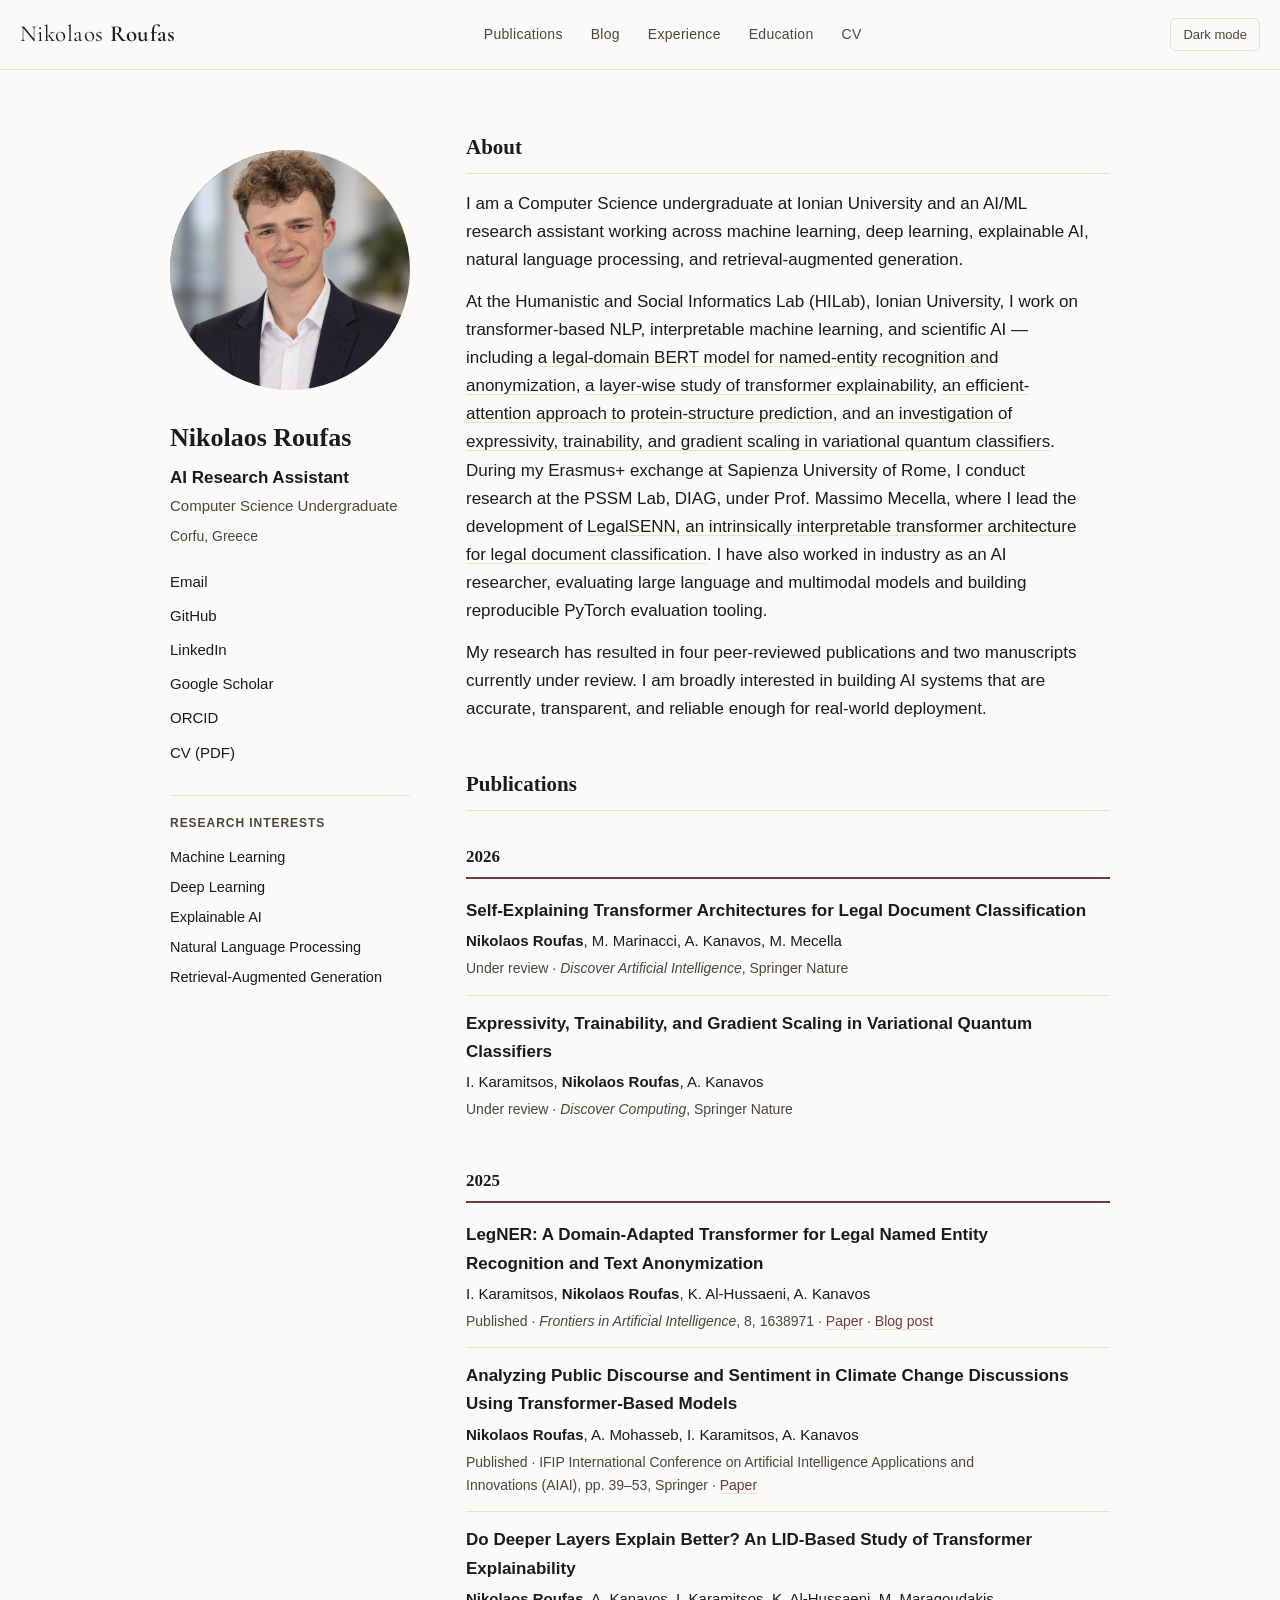
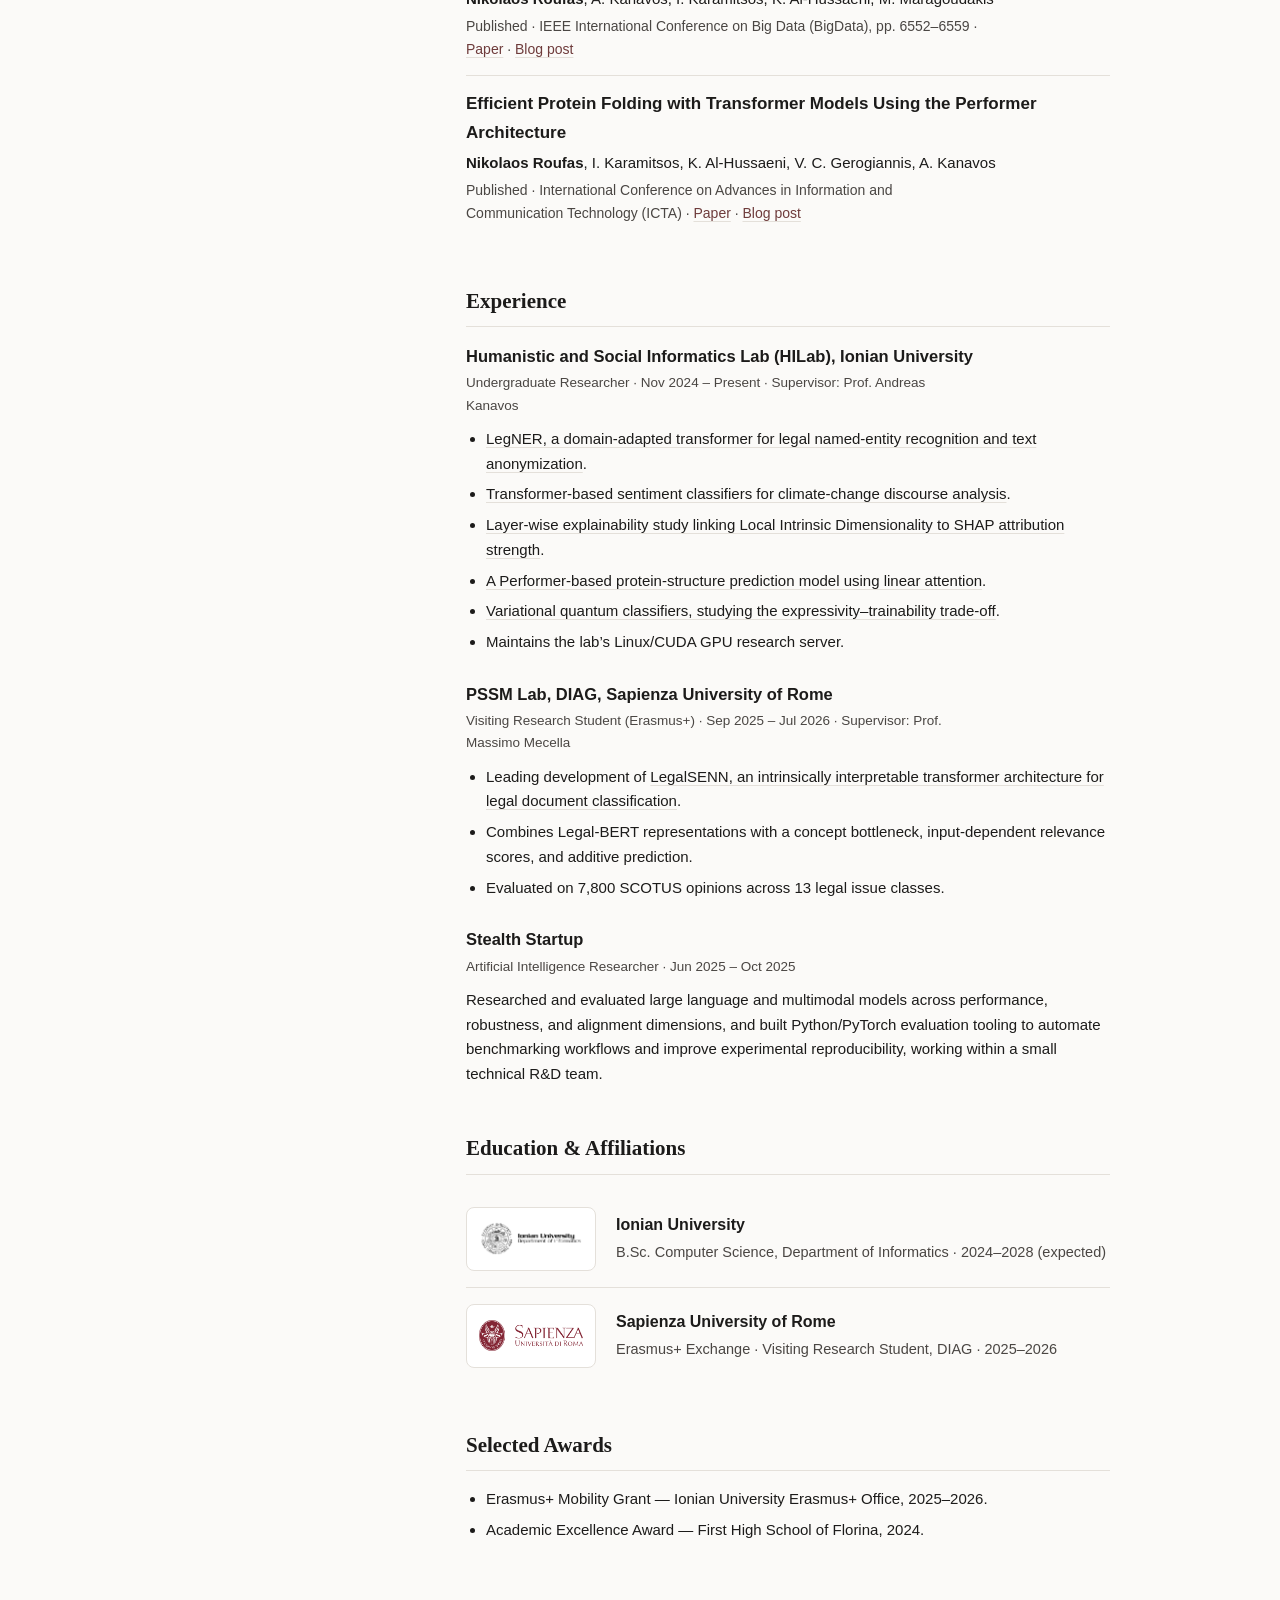
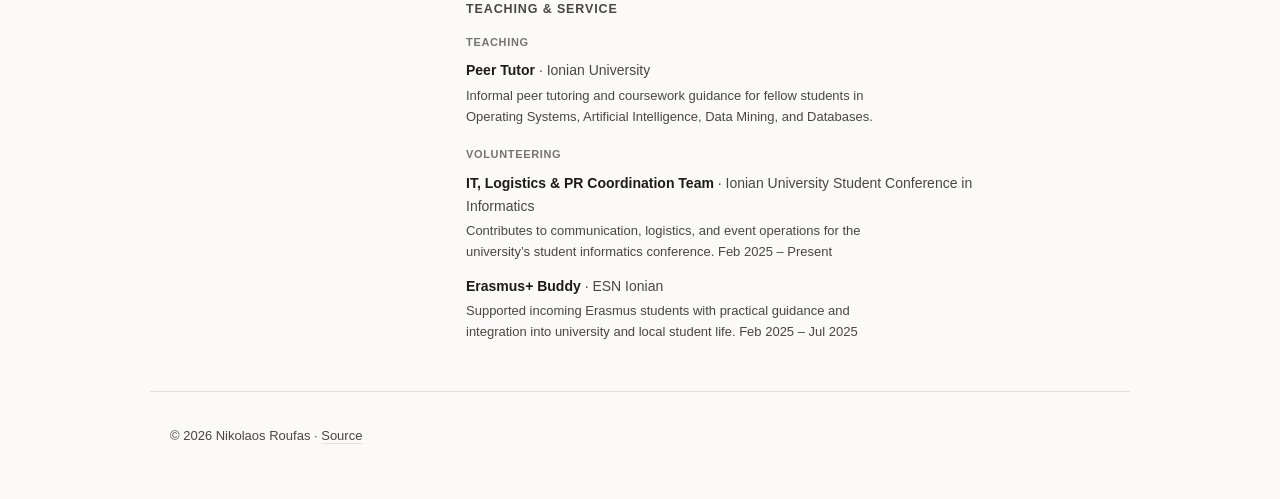
<file: index.html>
<!DOCTYPE html>
<html lang="en">
<head>
<meta charset="UTF-8">
<meta name="viewport" content="width=device-width, initial-scale=1">
<script>
  try {
    var t = localStorage.getItem('theme');
    if (t === 'light' || t === 'dark') document.documentElement.setAttribute('data-theme', t);
  } catch (e) {}
</script>

<title>Nikolaos Roufas | AI Research Assistant</title>
<meta name="description" content="Nikolaos Roufas is an AI researcher and Computer Science student working on machine learning, explainable AI, natural language processing, and interpretable neural architectures.">
<meta name="author" content="Nikolaos Roufas">
<meta name="robots" content="index, follow">
<link rel="canonical" href="https://nikolaosroufas.me">

<meta property="og:type" content="website">
<meta property="og:title" content="Nikolaos Roufas | AI Research Assistant">
<meta property="og:description" content="AI researcher and Computer Science student working on machine learning, explainable AI, NLP, and interpretable neural architectures.">
<meta property="og:url" content="https://nikolaosroufas.me">
<meta property="og:site_name" content="Nikolaos Roufas">
<meta property="og:image" content="https://nikolaosroufas.me/assets/images/profile.jpg">
<meta property="og:image:width" content="480">
<meta property="og:image:height" content="480">
<meta property="og:image:alt" content="Nikolaos Roufas">
<meta property="og:locale" content="en_US">

<meta name="twitter:card" content="summary">
<meta name="twitter:title" content="Nikolaos Roufas | AI Research Assistant">
<meta name="twitter:description" content="AI researcher and Computer Science student working on machine learning, explainable AI, NLP, and interpretable neural architectures.">
<meta name="twitter:image" content="https://nikolaosroufas.me/assets/images/profile.jpg">
<meta name="twitter:image:alt" content="Nikolaos Roufas">

<link rel="icon" type="image/x-icon" href="favicon.ico">
<link rel="preconnect" href="https://fonts.googleapis.com">
<link rel="preconnect" href="https://fonts.gstatic.com" crossorigin>
<link rel="stylesheet" href="https://fonts.googleapis.com/css2?family=Cormorant+Garamond:wght@400;600&amp;display=swap&amp;text=Nikolaos%20Roufas">
<link rel="stylesheet" href="assets/css/styles.css">
<link rel="stylesheet" href="assets/css/wordmark.css">

<script type="application/ld+json">
{
  "@context": "https://schema.org",
  "@graph": [
    {
      "@type": "Person",
      "@id": "https://nikolaosroufas.me/#person",
      "name": "Nikolaos Roufas",
      "givenName": "Nikolaos",
      "familyName": "Roufas",
      "url": "https://nikolaosroufas.me",
      "mainEntityOfPage": { "@id": "https://nikolaosroufas.me/#webpage" },
      "image": {
        "@type": "ImageObject",
        "url": "https://nikolaosroufas.me/assets/images/profile.jpg",
        "width": 480,
        "height": 480
      },
      "description": "AI researcher and Computer Science undergraduate at Ionian University, with research experience at Sapienza University of Rome, working on machine learning, explainable AI, and natural language processing.",
      "email": "nikolaosroufas@gmail.com",
      "jobTitle": "AI Research Assistant",
      "address": {
        "@type": "PostalAddress",
        "addressLocality": "Corfu",
        "addressCountry": "GR"
      },
      "affiliation": [
        { "@type": "CollegeOrUniversity", "name": "Ionian University", "url": "https://ionio.gr" },
        { "@type": "CollegeOrUniversity", "name": "Sapienza University of Rome", "url": "https://www.uniroma1.it" }
      ],
      "knowsAbout": [
        "Machine Learning",
        "Deep Learning",
        "Explainable AI",
        "Natural Language Processing",
        "Retrieval-Augmented Generation"
      ],
      "knowsLanguage": ["Greek", "English", "French", "Portuguese"],
      "identifier": {
        "@type": "PropertyValue",
        "propertyID": "ORCID",
        "value": "https://orcid.org/0009-0005-6139-743X"
      },
      "sameAs": [
        "https://github.com/NikolasRoufas",
        "https://gr.linkedin.com/in/nikolaosroufas",
        "https://scholar.google.com/citations?user=7fCD268AAAAJ&hl=en&oi=ao",
        "https://orcid.org/0009-0005-6139-743X"
      ]
    },
    {
      "@type": "WebSite",
      "@id": "https://nikolaosroufas.me/#website",
      "url": "https://nikolaosroufas.me",
      "name": "Nikolaos Roufas",
      "description": "Personal academic website of Nikolaos Roufas, AI researcher and Computer Science student.",
      "publisher": { "@id": "https://nikolaosroufas.me/#person" },
      "inLanguage": "en"
    },
    {
      "@type": "WebPage",
      "@id": "https://nikolaosroufas.me/#webpage",
      "url": "https://nikolaosroufas.me",
      "name": "Nikolaos Roufas | AI Research Assistant",
      "description": "Nikolaos Roufas is an AI researcher and Computer Science student working on machine learning, explainable AI, natural language processing, and interpretable neural architectures.",
      "isPartOf": { "@id": "https://nikolaosroufas.me/#website" },
      "about": { "@id": "https://nikolaosroufas.me/#person" },
      "mainEntity": { "@id": "https://nikolaosroufas.me/#person" },
      "primaryImageOfPage": {
        "@type": "ImageObject",
        "url": "https://nikolaosroufas.me/assets/images/profile.jpg",
        "width": 480,
        "height": 480
      },
      "inLanguage": "en"
    },
    {
      "@type": "ScholarlyArticle",
      "@id": "https://nikolaosroufas.me/#pub-legalsenn",
      "name": "Self-Explaining Transformer Architectures for Legal Document Classification",
      "headline": "Self-Explaining Transformer Architectures for Legal Document Classification",
      "author": [
        { "@id": "https://nikolaosroufas.me/#person" },
        { "@type": "Person", "name": "M. Marinacci" },
        { "@type": "Person", "name": "A. Kanavos" },
        { "@type": "Person", "name": "M. Mecella" }
      ],
      "isPartOf": { "@type": "Periodical", "name": "Discover Artificial Intelligence" },
      "publisher": { "@type": "Organization", "name": "Springer Nature" },
      "creativeWorkStatus": "Under review",
      "mainEntityOfPage": { "@id": "https://nikolaosroufas.me/#webpage" }
    },
    {
      "@type": "ScholarlyArticle",
      "@id": "https://nikolaosroufas.me/#pub-quantum",
      "name": "Expressivity, Trainability, and Gradient Scaling in Variational Quantum Classifiers",
      "headline": "Expressivity, Trainability, and Gradient Scaling in Variational Quantum Classifiers",
      "author": [
        { "@type": "Person", "name": "I. Karamitsos" },
        { "@id": "https://nikolaosroufas.me/#person" },
        { "@type": "Person", "name": "A. Kanavos" }
      ],
      "isPartOf": { "@type": "Periodical", "name": "Discover Computing" },
      "publisher": { "@type": "Organization", "name": "Springer Nature" },
      "creativeWorkStatus": "Under review",
      "mainEntityOfPage": { "@id": "https://nikolaosroufas.me/#webpage" }
    },
    {
      "@type": "ScholarlyArticle",
      "@id": "https://nikolaosroufas.me/#pub-legner",
      "name": "LegNER: A Domain-Adapted Transformer for Legal Named Entity Recognition and Text Anonymization",
      "headline": "LegNER: A Domain-Adapted Transformer for Legal Named Entity Recognition and Text Anonymization",
      "author": [
        { "@type": "Person", "name": "I. Karamitsos" },
        { "@id": "https://nikolaosroufas.me/#person" },
        { "@type": "Person", "name": "K. Al-Hussaeni" },
        { "@type": "Person", "name": "A. Kanavos" }
      ],
      "isPartOf": { "@type": "Periodical", "name": "Frontiers in Artificial Intelligence" },
      "datePublished": "2025-11-06T00:00:00+00:00",
      "url": "https://www.frontiersin.org/journals/artificial-intelligence/articles/10.3389/frai.2025.1638971/full",
      "creativeWorkStatus": "Published",
      "mainEntityOfPage": { "@id": "https://nikolaosroufas.me/#webpage" }
    },
    {
      "@type": "ScholarlyArticle",
      "@id": "https://nikolaosroufas.me/#pub-climate",
      "name": "Analyzing Public Discourse and Sentiment in Climate Change Discussions Using Transformer-Based Models",
      "headline": "Analyzing Public Discourse and Sentiment in Climate Change Discussions Using Transformer-Based Models",
      "author": [
        { "@id": "https://nikolaosroufas.me/#person" },
        { "@type": "Person", "name": "A. Mohasseb" },
        { "@type": "Person", "name": "I. Karamitsos" },
        { "@type": "Person", "name": "A. Kanavos" }
      ],
      "isPartOf": { "@type": "CreativeWork", "name": "IFIP International Conference on Artificial Intelligence Applications and Innovations (AIAI)" },
      "publisher": { "@type": "Organization", "name": "Springer" },
      "datePublished": "2025-06-23T00:00:00+00:00",
      "url": "https://link.springer.com/chapter/10.1007/978-3-031-97313-0_4",
      "creativeWorkStatus": "Published",
      "mainEntityOfPage": { "@id": "https://nikolaosroufas.me/#webpage" }
    },
    {
      "@type": "ScholarlyArticle",
      "@id": "https://nikolaosroufas.me/#pub-bigdata",
      "name": "Do Deeper Layers Explain Better? An LID-Based Study of Transformer Explainability",
      "headline": "Do Deeper Layers Explain Better? An LID-Based Study of Transformer Explainability",
      "author": [
        { "@id": "https://nikolaosroufas.me/#person" },
        { "@type": "Person", "name": "A. Kanavos" },
        { "@type": "Person", "name": "I. Karamitsos" },
        { "@type": "Person", "name": "K. Al-Hussaeni" },
        { "@type": "Person", "name": "M. Maragoudakis" }
      ],
      "isPartOf": { "@type": "CreativeWork", "name": "IEEE International Conference on Big Data (BigData)" },
      "publisher": { "@type": "Organization", "name": "IEEE" },
      "datePublished": "2025-12-08T00:00:00+00:00",
      "url": "https://ieeexplore.ieee.org/abstract/document/11402387",
      "creativeWorkStatus": "Published",
      "mainEntityOfPage": { "@id": "https://nikolaosroufas.me/#webpage" }
    },
    {
      "@type": "ScholarlyArticle",
      "@id": "https://nikolaosroufas.me/#pub-protein",
      "name": "Efficient Protein Folding with Transformer Models Using the Performer Architecture",
      "headline": "Efficient Protein Folding with Transformer Models Using the Performer Architecture",
      "author": [
        { "@id": "https://nikolaosroufas.me/#person" },
        { "@type": "Person", "name": "I. Karamitsos" },
        { "@type": "Person", "name": "K. Al-Hussaeni" },
        { "@type": "Person", "name": "V. C. Gerogiannis" },
        { "@type": "Person", "name": "A. Kanavos" }
      ],
      "isPartOf": { "@type": "CreativeWork", "name": "International Conference on Advances in Information and Communication Technology (ICTA)" },
      "publisher": { "@type": "Organization", "name": "Springer" },
      "url": "https://link.springer.com/chapter/10.1007/978-3-032-18162-6_20",
      "creativeWorkStatus": "Published",
      "mainEntityOfPage": { "@id": "https://nikolaosroufas.me/#webpage" }
    }
  ]
}
</script>
</head>
<body>
<a class="skip-link" href="#main">Skip to content</a>

<nav class="topnav" aria-label="Section">
  <a class="wordmark" href="/"><span class="wm-first">Nikolaos</span> <span class="wm-last">Roufas</span></a>
  <div class="nav-links">
    <a href="#publications">Publications</a>
    <a href="/blog/">Blog</a>
    <a href="#experience">Experience</a>
    <a href="#education">Education</a>
    <a href="NikolaosRoufas_CV.pdf">CV</a>
  </div>
  <button id="theme-toggle" class="theme-toggle" type="button" aria-label="Switch color theme">Dark mode</button>
</nav>

<div class="page">
  <aside class="sidebar">
    <img class="portrait" src="assets/images/profile.jpg" width="480" height="480" alt="Nikolaos Roufas, AI researcher and Computer Science student" loading="eager" fetchpriority="high">
    <h1>Nikolaos Roufas</h1>
    <p class="role">AI Research Assistant</p>
    <p class="role-sub">Computer Science Undergraduate</p>
    <p class="location">Corfu, Greece</p>

    <ul class="links">
      <li><a href="mailto:nikolaosroufas@gmail.com" aria-label="Email Nikolaos Roufas">Email</a></li>
      <li><a href="https://github.com/NikolasRoufas" rel="me" aria-label="Nikolaos Roufas on GitHub">GitHub</a></li>
      <li><a href="https://gr.linkedin.com/in/nikolaosroufas" rel="me" aria-label="Nikolaos Roufas on LinkedIn">LinkedIn</a></li>
      <li><a href="https://scholar.google.com/citations?user=7fCD268AAAAJ&amp;hl=en&amp;oi=ao" rel="me" aria-label="Nikolaos Roufas on Google Scholar">Google Scholar</a></li>
      <li><a href="https://orcid.org/0009-0005-6139-743X" rel="me" aria-label="Nikolaos Roufas's ORCID profile">ORCID</a></li>
      <li><a href="NikolaosRoufas_CV.pdf" aria-label="Download Nikolaos Roufas's CV (PDF)">CV (PDF)</a></li>
    </ul>

    <div class="interests">
      <h2>Research Interests</h2>
      <ul>
        <li>Machine Learning</li>
        <li>Deep Learning</li>
        <li>Explainable AI</li>
        <li>Natural Language Processing</li>
        <li>Retrieval-Augmented Generation</li>
      </ul>
    </div>
  </aside>

  <main id="main">
    <section id="about" aria-labelledby="about-heading">
      <h2 id="about-heading">About</h2>
      <p>
        I am a Computer Science undergraduate at Ionian University and an AI/ML
        research assistant working across machine learning, deep learning, explainable AI,
        natural language processing, and retrieval-augmented generation.
      </p>
      <p>
        At the Humanistic and Social Informatics Lab (HILab), Ionian University, I work on
        transformer-based NLP, interpretable machine learning, and scientific AI &mdash; including
        <a href="#pub-legner">a legal-domain BERT model for named-entity recognition and anonymization</a>,
        <a href="#pub-bigdata">a layer-wise study of transformer explainability</a>,
        <a href="#pub-protein">an efficient-attention approach to protein-structure prediction</a>,
        and <a href="#pub-quantum">an investigation of expressivity, trainability, and gradient scaling in
        variational quantum classifiers</a>. During my Erasmus+ exchange at Sapienza University of
        Rome, I conduct research at the PSSM Lab, DIAG, under Prof. Massimo Mecella, where I
        lead the development of <a href="#pub-legalsenn">LegalSENN, an intrinsically interpretable transformer
        architecture for legal document classification</a>. I have also worked in industry as an AI
        researcher, evaluating large language and multimodal models and building reproducible
        PyTorch evaluation tooling.
      </p>
      <p>
        My research has resulted in four peer-reviewed publications and two manuscripts
        currently under review. I am broadly interested in building AI systems that are
        accurate, transparent, and reliable enough for real-world deployment.
      </p>
    </section>


    <section id="publications" aria-labelledby="publications-heading">
      <h2 id="publications-heading">Publications</h2>

      <div class="pub-year-group">
        <h3 class="pub-year">2026</h3>

        <article class="pub" id="pub-legalsenn">
          <p class="pub-title">Self-Explaining Transformer Architectures for Legal Document Classification</p>
          <p class="pub-authors"><strong>Nikolaos Roufas</strong>, M. Marinacci, A. Kanavos, M. Mecella</p>
          <p class="pub-venue">Under review &middot; <em>Discover Artificial Intelligence</em>, Springer Nature</p>
        </article>

        <article class="pub" id="pub-quantum">
          <p class="pub-title">Expressivity, Trainability, and Gradient Scaling in Variational Quantum Classifiers</p>
          <p class="pub-authors">I. Karamitsos, <strong>Nikolaos Roufas</strong>, A. Kanavos</p>
          <p class="pub-venue">Under review &middot; <em>Discover Computing</em>, Springer Nature</p>
        </article>
      </div>

      <div class="pub-year-group">
        <h3 class="pub-year">2025</h3>

        <article class="pub" id="pub-legner">
          <p class="pub-title">LegNER: A Domain-Adapted Transformer for Legal Named Entity Recognition and Text Anonymization</p>
          <p class="pub-authors">I. Karamitsos, <strong>Nikolaos Roufas</strong>, K. Al-Hussaeni, A. Kanavos</p>
          <p class="pub-venue">Published &middot; <em>Frontiers in Artificial Intelligence</em>, 8, 1638971 &middot; <a href="https://www.frontiersin.org/journals/artificial-intelligence/articles/10.3389/frai.2025.1638971/full">Paper</a> &middot; <a href="/blog/legner/">Blog post</a></p>
        </article>

        <article class="pub" id="pub-climate">
          <p class="pub-title">Analyzing Public Discourse and Sentiment in Climate Change Discussions Using Transformer-Based Models</p>
          <p class="pub-authors"><strong>Nikolaos Roufas</strong>, A. Mohasseb, I. Karamitsos, A. Kanavos</p>
          <p class="pub-venue">Published &middot; IFIP International Conference on Artificial Intelligence Applications and Innovations (AIAI), pp. 39&ndash;53, Springer &middot; <a href="https://link.springer.com/chapter/10.1007/978-3-031-97313-0_4">Paper</a></p>
        </article>

        <article class="pub" id="pub-bigdata">
          <p class="pub-title">Do Deeper Layers Explain Better? An LID-Based Study of Transformer Explainability</p>
          <p class="pub-authors"><strong>Nikolaos Roufas</strong>, A. Kanavos, I. Karamitsos, K. Al-Hussaeni, M. Maragoudakis</p>
          <p class="pub-venue">Published &middot; IEEE International Conference on Big Data (BigData), pp. 6552&ndash;6559 &middot; <a href="https://ieeexplore.ieee.org/abstract/document/11402387">Paper</a> &middot; <a href="/blog/deeper-layers/">Blog post</a></p>
        </article>

        <article class="pub" id="pub-protein">
          <p class="pub-title">Efficient Protein Folding with Transformer Models Using the Performer Architecture</p>
          <p class="pub-authors"><strong>Nikolaos Roufas</strong>, I. Karamitsos, K. Al-Hussaeni, V. C. Gerogiannis, A. Kanavos</p>
          <p class="pub-venue">Published &middot; International Conference on Advances in Information and Communication Technology (ICTA) &middot; <a href="https://link.springer.com/chapter/10.1007/978-3-032-18162-6_20">Paper</a> &middot; <a href="/blog/performer-protein/">Blog post</a></p>
        </article>
      </div>
    </section>

    <section id="experience" aria-labelledby="experience-heading">
      <h2 id="experience-heading">Experience</h2>

      <article class="exp">
        <div class="exp-head">
          <h3>Humanistic and Social Informatics Lab (HILab), Ionian University</h3>
          <p class="exp-meta">Undergraduate Researcher &middot; Nov 2024 &ndash; Present &middot; Supervisor: Prof. Andreas Kanavos</p>
        </div>
        <ul>
          <li><a href="#pub-legner">LegNER, a domain-adapted transformer for legal named-entity recognition and text anonymization</a>.</li>
          <li><a href="#pub-climate">Transformer-based sentiment classifiers for climate-change discourse analysis</a>.</li>
          <li><a href="#pub-bigdata">Layer-wise explainability study linking Local Intrinsic Dimensionality to SHAP attribution strength</a>.</li>
          <li><a href="#pub-protein">A Performer-based protein-structure prediction model using linear attention</a>.</li>
          <li><a href="#pub-quantum">Variational quantum classifiers, studying the expressivity&ndash;trainability trade-off</a>.</li>
          <li>Maintains the lab&rsquo;s Linux/CUDA GPU research server.</li>
        </ul>
      </article>

      <article class="exp">
        <div class="exp-head">
          <h3>PSSM Lab, DIAG, Sapienza University of Rome</h3>
          <p class="exp-meta">Visiting Research Student (Erasmus+) &middot; Sep 2025 &ndash; Jul 2026 &middot; Supervisor: Prof. Massimo Mecella</p>
        </div>
        <ul>
          <li>Leading development of <a href="#pub-legalsenn">LegalSENN, an intrinsically interpretable transformer architecture for legal document classification</a>.</li>
          <li>Combines Legal-BERT representations with a concept bottleneck, input-dependent relevance scores, and additive prediction.</li>
          <li>Evaluated on 7,800 SCOTUS opinions across 13 legal issue classes.</li>
        </ul>
      </article>

      <article class="exp">
        <div class="exp-head">
          <h3>Stealth Startup</h3>
          <p class="exp-meta">Artificial Intelligence Researcher &middot; Jun 2025 &ndash; Oct 2025</p>
        </div>
        <p>
          Researched and evaluated large language and multimodal models across performance,
          robustness, and alignment dimensions, and built Python/PyTorch evaluation tooling to
          automate benchmarking workflows and improve experimental reproducibility, working
          within a small technical R&amp;D team.
        </p>
      </article>
    </section>

    <section id="education" aria-labelledby="education-heading">
      <h2 id="education-heading">Education &amp; Affiliations</h2>

      <div class="edu">
        <div class="edu-logo-frame">
          <img class="edu-logo" src="assets/images/ionian-university-logo.gif" width="850" height="298" alt="Ionian University logo" loading="lazy">
        </div>
        <div>
          <h3>Ionian University</h3>
          <p>B.Sc. Computer Science, Department of Informatics &middot; 2024&ndash;2028 (expected)</p>
        </div>
      </div>

      <div class="edu">
        <div class="edu-logo-frame">
          <img class="edu-logo" src="assets/images/sapienza-logo.png" width="780" height="234" alt="Sapienza University of Rome logo" loading="lazy">
        </div>
        <div>
          <h3>Sapienza University of Rome</h3>
          <p>Erasmus+ Exchange &middot; Visiting Research Student, DIAG &middot; 2025&ndash;2026</p>
        </div>
      </div>
    </section>

    <section id="awards" aria-labelledby="awards-heading">
      <h2 id="awards-heading">Selected Awards</h2>
      <ul class="awards-list">
        <li>Erasmus+ Mobility Grant &mdash; Ionian University Erasmus+ Office, 2025&ndash;2026.</li>
        <li>Academic Excellence Award &mdash; First High School of Florina, 2024.</li>
      </ul>
    </section>

    <section id="teaching" class="minor-section" aria-labelledby="teaching-heading">
      <h2 id="teaching-heading">Teaching &amp; Service</h2>

      <h3 class="minor-group">Teaching</h3>
      <div class="minor-item">
        <p class="minor-title">Peer Tutor <span class="minor-org">&middot; Ionian University</span></p>
        <p class="minor-desc">Informal peer tutoring and coursework guidance for fellow students in Operating Systems, Artificial Intelligence, Data Mining, and Databases.</p>
      </div>

      <h3 class="minor-group">Volunteering</h3>
      <div class="minor-item">
        <p class="minor-title">IT, Logistics &amp; PR Coordination Team <span class="minor-org">&middot; Ionian University Student Conference in Informatics</span></p>
        <p class="minor-desc">Contributes to communication, logistics, and event operations for the university&rsquo;s student informatics conference. <span class="minor-meta">Feb 2025 &ndash; Present</span></p>
      </div>

      <div class="minor-item">
        <p class="minor-title">Erasmus+ Buddy <span class="minor-org">&middot; ESN Ionian</span></p>
        <p class="minor-desc">Supported incoming Erasmus students with practical guidance and integration into university and local student life. <span class="minor-meta">Feb 2025 &ndash; Jul 2025</span></p>
      </div>
    </section>
  </main>
</div>

<footer class="site-footer">
  <p>&copy; 2026 Nikolaos Roufas &middot; <a href="https://github.com/NikolasRoufas/NikolasRoufas.github.io">Source</a></p>
</footer>

<script>
  (function () {
    var btn = document.getElementById('theme-toggle');
    function current() {
      var attr = document.documentElement.getAttribute('data-theme');
      if (attr) return attr;
      return window.matchMedia('(prefers-color-scheme: dark)').matches ? 'dark' : 'light';
    }
    function updateLabel() {
      btn.textContent = current() === 'dark' ? 'Light mode' : 'Dark mode';
    }
    updateLabel();
    btn.addEventListener('click', function () {
      var next = current() === 'dark' ? 'light' : 'dark';
      document.documentElement.setAttribute('data-theme', next);
      try { localStorage.setItem('theme', next); } catch (e) {}
      updateLabel();
    });
  })();
</script>
</body>
</html>
</file>
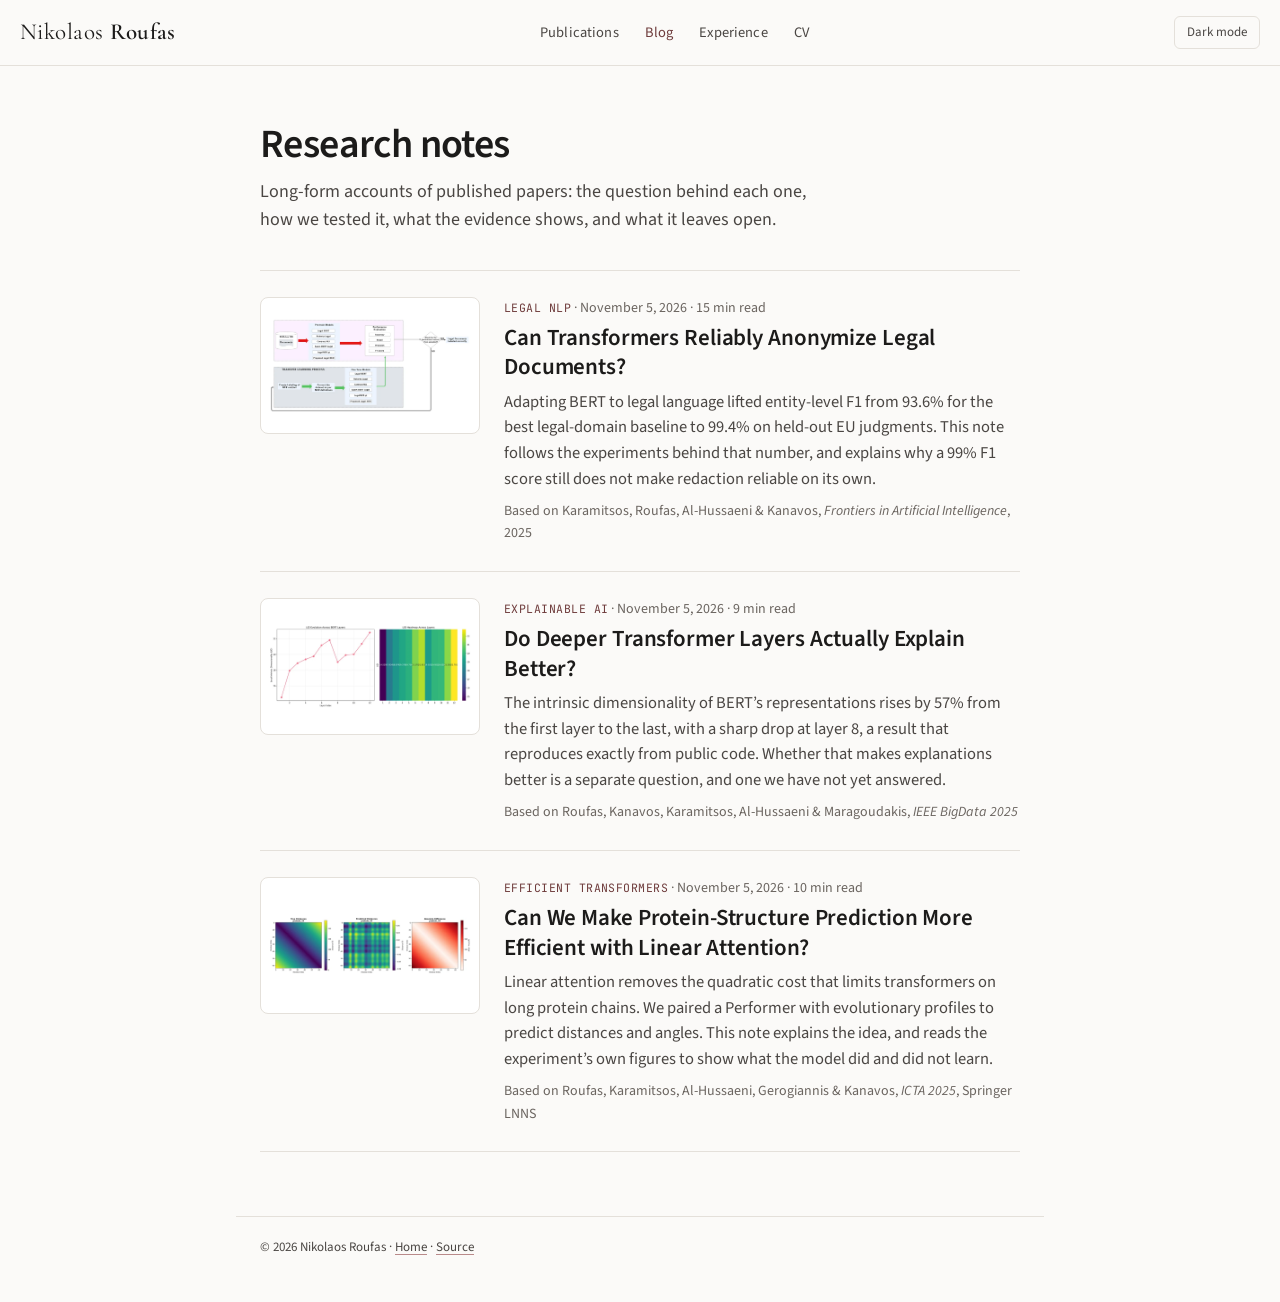
<file: blog/index.html>
<!DOCTYPE html>
<html lang="en">
<head>
<meta charset="UTF-8">
<meta name="viewport" content="width=device-width, initial-scale=1">
<script>
  try {
    var t = localStorage.getItem('theme');
    if (t === 'light' || t === 'dark') document.documentElement.setAttribute('data-theme', t);
  } catch (e) {}
</script>

<title>Research notes | Nikolaos Roufas</title>
<meta name="description" content="Research notes by Nikolaos Roufas: long-form explanations of published work in natural language processing and machine learning, with the experiments, evidence and limitations behind each result.">
<meta name="author" content="Nikolaos Roufas">
<meta name="robots" content="index, follow">
<link rel="canonical" href="https://nikolaosroufas.me/blog/">

<meta property="og:type" content="website">
<meta property="og:site_name" content="Nikolaos Roufas">
<meta property="og:title" content="Research notes | Nikolaos Roufas">
<meta property="og:description" content="Long-form explanations of published research in NLP and machine learning: the question, the experiments, the evidence and the limitations.">
<meta property="og:url" content="https://nikolaosroufas.me/blog/">
<meta property="og:image" content="https://nikolaosroufas.me/assets/blog/legner/legner-og.png">
<meta property="og:image:width" content="1200">
<meta property="og:image:height" content="630">
<meta property="og:image:alt" content="The LegNER training and evaluation pipeline.">
<meta property="og:locale" content="en_US">
<meta name="twitter:card" content="summary_large_image">
<meta name="twitter:title" content="Research notes | Nikolaos Roufas">
<meta name="twitter:description" content="Long-form explanations of published research in NLP and machine learning.">
<meta name="twitter:image" content="https://nikolaosroufas.me/assets/blog/legner/legner-og.png">

<link rel="icon" type="image/x-icon" href="/favicon.ico">
<link rel="preconnect" href="https://fonts.googleapis.com">
<link rel="preconnect" href="https://fonts.gstatic.com" crossorigin>
<link rel="stylesheet" href="https://fonts.googleapis.com/css2?family=JetBrains+Mono:wght@400;600&family=Source+Sans+3:ital,wght@0,300..700;1,300..700&display=swap">
<link rel="stylesheet" href="https://fonts.googleapis.com/css2?family=Cormorant+Garamond:wght@400;600&amp;display=swap&amp;text=Nikolaos%20Roufas">
<link rel="stylesheet" href="/assets/css/wordmark.css">
<link rel="stylesheet" href="/assets/blog/css/blog.css">
<script defer src="/assets/blog/js/blog.js"></script>

<script type="application/ld+json">
{
  "@context": "https://schema.org",
  "@type": "Blog",
  "@id": "https://nikolaosroufas.me/blog/#blog",
  "url": "https://nikolaosroufas.me/blog/",
  "name": "Research notes",
  "description": "Long-form explanations of published research in natural language processing and machine learning.",
  "inLanguage": "en",
  "author": { "@type": "Person", "@id": "https://nikolaosroufas.me/#person", "name": "Nikolaos Roufas", "url": "https://nikolaosroufas.me/" },
  "isPartOf": { "@id": "https://nikolaosroufas.me/#website" },
  "blogPost": [
    {
      "@type": "BlogPosting",
      "@id": "https://nikolaosroufas.me/blog/legner/#post",
      "headline": "Can Transformers Reliably Anonymize Legal Documents?",
      "url": "https://nikolaosroufas.me/blog/legner/",
      "datePublished": "2026-11-05",
      "image": "https://nikolaosroufas.me/assets/blog/legner/legner-og.png",
      "author": { "@id": "https://nikolaosroufas.me/#person" }
    },
    {
      "@type": "BlogPosting",
      "@id": "https://nikolaosroufas.me/blog/deeper-layers/#post",
      "headline": "Do Deeper Transformer Layers Actually Explain Better?",
      "url": "https://nikolaosroufas.me/blog/deeper-layers/",
      "datePublished": "2026-11-05",
      "image": "https://nikolaosroufas.me/assets/blog/deeper-layers/deeper-layers-og.png",
      "author": { "@id": "https://nikolaosroufas.me/#person" }
    },
    {
      "@type": "BlogPosting",
      "@id": "https://nikolaosroufas.me/blog/performer-protein/#post",
      "headline": "Can We Make Protein-Structure Prediction More Efficient with Linear Attention?",
      "url": "https://nikolaosroufas.me/blog/performer-protein/",
      "datePublished": "2026-11-05",
      "image": "https://nikolaosroufas.me/assets/blog/performer-protein/performer-og.png",
      "author": { "@id": "https://nikolaosroufas.me/#person" }
    }
  ]
}
</script>
</head>
<body class="blog">
<a class="skip-link" href="#main">Skip to content</a>

<header>
  <nav class="site-nav" aria-label="Site">
    <a class="wordmark" href="/"><span class="wm-first">Nikolaos</span> <span class="wm-last">Roufas</span></a>
    <div class="nav-links">
      <a href="/#publications">Publications</a>
      <a href="/blog/" aria-current="page">Blog</a>
      <a href="/#experience">Experience</a>
      <a href="/NikolaosRoufas_CV.pdf">CV</a>
    </div>
    <button id="theme-toggle" class="theme-toggle" type="button" aria-label="Switch color theme">Dark mode</button>
  </nav>
</header>

<main id="main" class="col">
  <header class="blog-head">
    <h1>Research notes</h1>
    <p>Long-form accounts of published papers: the question behind each one, how we tested it, what the evidence shows, and what it leaves open.</p>
  </header>

  <ul class="post-list">
    <li class="post-item">
      <figure class="post-item__figure">
        <img src="/assets/blog/legner/legner-architecture-900.webp" width="900" height="425" loading="lazy" decoding="async" alt="">
      </figure>
      <div>
        <p class="post-item__meta"><span class="post-item__kicker">Legal NLP</span> &middot; <time datetime="2026-11-05">November 5, 2026</time> &middot; 15 min read</p>
        <h2 class="post-item__title"><a href="/blog/legner/">Can Transformers Reliably Anonymize Legal Documents?</a></h2>
        <p class="post-item__summary">Adapting BERT to legal language lifted entity-level F1 from 93.6% for the best legal-domain baseline to 99.4% on held-out EU judgments. This note follows the experiments behind that number, and explains why a 99% F1 score still does not make redaction reliable on its own.</p>
        <p class="post-item__paper">Based on Karamitsos, Roufas, Al-Hussaeni &amp; Kanavos, <i>Frontiers in Artificial Intelligence</i>, 2025</p>
      </div>
    </li>
    <li class="post-item">
      <figure class="post-item__figure">
        <img src="/assets/blog/deeper-layers/deeper-layers-thumb-900.webp" width="900" height="369" loading="lazy" decoding="async" alt="">
      </figure>
      <div>
        <p class="post-item__meta"><span class="post-item__kicker">Explainable AI</span> &middot; <time datetime="2026-11-05">November 5, 2026</time> &middot; 9 min read</p>
        <h2 class="post-item__title"><a href="/blog/deeper-layers/">Do Deeper Transformer Layers Actually Explain Better?</a></h2>
        <p class="post-item__summary">The intrinsic dimensionality of BERT&rsquo;s representations rises by 57% from the first layer to the last, with a sharp drop at layer 8, a result that reproduces exactly from public code. Whether that makes explanations better is a separate question, and one we have not yet answered.</p>
        <p class="post-item__paper">Based on Roufas, Kanavos, Karamitsos, Al-Hussaeni &amp; Maragoudakis, <i>IEEE BigData 2025</i></p>
      </div>
    </li>
    <li class="post-item">
      <figure class="post-item__figure">
        <img src="/assets/blog/performer-protein/performer-distance-map-24-900.webp" width="900" height="257" loading="lazy" decoding="async" alt="">
      </figure>
      <div>
        <p class="post-item__meta"><span class="post-item__kicker">Efficient transformers</span> &middot; <time datetime="2026-11-05">November 5, 2026</time> &middot; 10 min read</p>
        <h2 class="post-item__title"><a href="/blog/performer-protein/">Can We Make Protein-Structure Prediction More Efficient with Linear Attention?</a></h2>
        <p class="post-item__summary">Linear attention removes the quadratic cost that limits transformers on long protein chains. We paired a Performer with evolutionary profiles to predict distances and angles. This note explains the idea, and reads the experiment&rsquo;s own figures to show what the model did and did not learn.</p>
        <p class="post-item__paper">Based on Roufas, Karamitsos, Al-Hussaeni, Gerogiannis &amp; Kanavos, <i>ICTA 2025</i>, Springer LNNS</p>
      </div>
    </li>
  </ul>
</main>

<footer class="site-footer">
  <p>&copy; 2026 Nikolaos Roufas &middot; <a href="/">Home</a> &middot; <a href="https://github.com/NikolasRoufas/NikolasRoufas.github.io">Source</a></p>
</footer>
</body>
</html>
</file>
<file: assets/css/styles.css>
:root {
  --bg: #fbfaf8;
  --text: #1c1b1a;
  --text-soft: #4a4643;
  --border: #e4e0da;
  --accent: #6e3b3b;
  --sidebar-w: 240px;
  --max-w: 760px;
  --font-body: -apple-system, BlinkMacSystemFont, "Segoe UI", Helvetica, Arial, sans-serif;
  --font-serif: Georgia, "Iowan Old Style", "Palatino Linotype", "Times New Roman", serif;
}

* { box-sizing: border-box; }

html { -webkit-text-size-adjust: 100%; }

body {
  margin: 0;
  background: var(--bg);
  color: var(--text);
  font-family: var(--font-body);
  font-size: 17px;
  line-height: 1.65;
  -webkit-font-smoothing: antialiased;
}

@media (prefers-reduced-motion: no-preference) {
  a { transition: color 0.15s ease, border-color 0.15s ease; }
}

a {
  color: var(--text);
  text-decoration-color: var(--border);
  text-underline-offset: 3px;
}

a:hover { color: var(--accent); }

a:focus-visible,
button:focus-visible {
  outline: 2px solid var(--accent);
  outline-offset: 3px;
}

.skip-link {
  position: absolute;
  left: -999px;
  top: 0;
  background: var(--text);
  color: var(--bg);
  padding: 10px 16px;
  z-index: 100;
}
.skip-link:focus { left: 12px; top: 12px; }

.topnav {
  display: flex;
  align-items: center;
  gap: 12px;
  padding: 18px 20px;
  border-bottom: 1px solid var(--border);
  font-size: 14px;
  letter-spacing: 0.02em;
}

.nav-links {
  display: flex;
  flex: 1;
  justify-content: center;
  gap: 28px;
}

.topnav a {
  color: var(--text-soft);
  text-decoration: none;
}
.topnav a:hover { color: var(--accent); }

.page {
  max-width: 980px;
  margin: 0 auto;
  padding: 48px 20px 24px;
  display: grid;
  grid-template-columns: 1fr;
  gap: 40px;
}

.sidebar {
  text-align: center;
}

.portrait {
  border-radius: 50%;
  width: 100%;
  height: auto;
  aspect-ratio: 1 / 1;
  object-fit: cover;
  margin-top: 20px;
  margin-bottom: 18px;
}

.sidebar h1 {
  font-family: var(--font-serif);
  font-size: 26px;
  font-weight: 600;
  margin: 0 0 4px;
}

.role {
  margin: 0;
  font-weight: 600;
  color: var(--text);
}

.role-sub {
  margin: 2px 0 0;
  color: var(--text-soft);
  font-size: 15px;
}

.location {
  margin: 6px 0 0;
  color: var(--text-soft);
  font-size: 14px;
}

.sidebar .links {
  list-style: none;
  margin: 20px 0 0;
  padding: 0;
  display: inline-flex;
  flex-direction: column;
  gap: 6px;
  text-align: left;
}

.sidebar .links a {
  font-size: 15px;
  text-decoration: none;
  border-bottom: 1px solid transparent;
}
.sidebar .links a:hover { border-bottom-color: var(--accent); }

.interests {
  margin-top: 28px;
  text-align: left;
  border-top: 1px solid var(--border);
  padding-top: 18px;
}

.interests h2 {
  font-size: 12px;
  text-transform: uppercase;
  letter-spacing: 0.08em;
  color: var(--text-soft);
  margin: 0 0 10px;
  font-weight: 600;
}

.interests ul {
  list-style: none;
  margin: 0;
  padding: 0;
  font-size: 14.5px;
  color: var(--text);
}
.interests li { padding: 3px 0; }

main { min-width: 0; }

main section { margin-bottom: 44px; }

main h2 {
  font-family: var(--font-serif);
  font-size: 21px;
  font-weight: 600;
  margin: 0 0 16px;
  padding-bottom: 8px;
  border-bottom: 1px solid var(--border);
}

main p { margin: 0 0 14px; max-width: 66ch; }

.pub-year-group { margin-bottom: 8px; }

.pub-year {
  font-family: var(--font-serif);
  font-size: 17px;
  font-weight: 700;
  color: var(--text);
  margin: 32px 0 4px;
  padding-bottom: 6px;
  border-bottom: 2px solid var(--accent);
}
.pub-year-group:first-child .pub-year { margin-top: 0; }

.pub {
  padding: 14px 0;
  border-bottom: 1px solid var(--border);
}
.pub:last-child { border-bottom: none; }

.pub-title {
  margin: 0 0 4px;
  font-weight: 600;
}

.pub-authors {
  margin: 0 0 4px;
  font-size: 15px;
  color: var(--text);
}

.pub-venue {
  margin: 0;
  font-size: 14px;
  color: var(--text-soft);
}

.pub-venue a { color: var(--accent); }

.exp { margin-bottom: 26px; }
.exp:last-child { margin-bottom: 0; }

.exp-head h3 {
  margin: 0 0 2px;
  font-size: 16.5px;
}

.exp-meta {
  margin: 0 0 10px;
  font-size: 13.5px;
  color: var(--text-soft);
}

.exp ul {
  margin: 0;
  padding-left: 20px;
}
.exp li { margin-bottom: 6px; font-size: 15px; }

.exp > p { margin: 0; font-size: 15px; max-width: none; }

.edu {
  display: flex;
  align-items: center;
  gap: 20px;
  padding: 16px 0;
  border-bottom: 1px solid var(--border);
}
.edu:last-child { border-bottom: none; }

.edu-logo-frame {
  display: flex;
  align-items: center;
  justify-content: center;
  flex-shrink: 0;
  width: 130px;
  height: 64px;
  background: #ffffff;
  border: 1px solid var(--border);
  border-radius: 8px;
  padding: 8px 12px;
}

.edu-logo {
  width: auto;
  max-width: 100%;
  max-height: 100%;
  object-fit: contain;
}

.edu h3 { margin: 0 0 2px; font-size: 16px; }
.edu p { margin: 0; font-size: 14.5px; color: var(--text-soft); }

.awards-list {
  margin: 0;
  padding-left: 20px;
  font-size: 15px;
}
.awards-list li { margin-bottom: 6px; }

.minor-section {
  margin-bottom: 24px !important;
  padding-top: 12px;
}

.minor-section h2 {
  font-family: var(--font-body);
  font-size: 12.5px;
  font-weight: 600;
  text-transform: uppercase;
  letter-spacing: 0.07em;
  color: var(--text-soft);
  border-bottom: none;
  margin: 0 0 14px;
  padding-bottom: 0;
}

.minor-group {
  font-family: var(--font-body);
  font-size: 11px;
  font-weight: 600;
  text-transform: uppercase;
  letter-spacing: 0.06em;
  color: var(--text-soft);
  opacity: 0.75;
  margin: 18px 0 8px;
}
.minor-group:first-of-type { margin-top: 0; }

.minor-item { margin-bottom: 12px; }
.minor-item:last-child { margin-bottom: 0; }

.minor-title {
  margin: 0;
  font-size: 14px;
  font-weight: 600;
  color: var(--text);
}

.minor-org {
  font-weight: 400;
  color: var(--text-soft);
}

.minor-desc {
  margin: 2px 0 0;
  font-size: 13px;
  color: var(--text-soft);
  max-width: 60ch;
}

.minor-meta { white-space: nowrap; }

.site-footer {
  max-width: 980px;
  margin: 0 auto;
  padding: 8px 20px 40px;
  font-size: 13px;
  color: var(--text-soft);
  border-top: 1px solid var(--border);
  padding-top: 20px;
}

.site-footer a { color: var(--text-soft); }

@media (min-width: 800px) {
  .page {
    grid-template-columns: var(--sidebar-w) 1fr;
    gap: 56px;
    padding-top: 60px;
  }
  .sidebar {
    text-align: left;
    position: sticky;
    top: 40px;
    align-self: start;
  }
  .sidebar .links { align-items: flex-start; }
  main { max-width: var(--max-w); }
}

@media (prefers-color-scheme: dark) {
  :root:not([data-theme="light"]) {
    --bg: #15130f;
    --text: #eae6e0;
    --text-soft: #a9a29a;
    --border: #322e28;
    --accent: #d99a9a;
  }
}

:root[data-theme="dark"] {
  --bg: #15130f;
  --text: #eae6e0;
  --text-soft: #a9a29a;
  --border: #322e28;
  --accent: #d99a9a;
}

.theme-toggle {
  margin-left: auto;
  font: inherit;
  font-size: 13px;
  background: none;
  border: 1px solid var(--border);
  color: var(--text-soft);
  border-radius: 6px;
  padding: 5px 12px;
  cursor: pointer;
}
.theme-toggle:hover { color: var(--accent); border-color: var(--accent); }

/* Narrow screens: wordmark and theme toggle share the first row, links wrap onto the second */
@media (max-width: 640px) {
  .topnav { flex-wrap: wrap; row-gap: 10px; }
  .topnav .nav-links {
    order: 3;
    flex-basis: 100%;
    flex-wrap: wrap;
    justify-content: flex-start;
    gap: 6px 20px;
  }
}
</file>
<file: assets/css/wordmark.css>
/* ==========================================================================
   Wordmark — "Nikolaos Roufas", set in Cormorant Garamond.
   Shared by the homepage (.topnav) and the blog (.site-nav) so the mark is
   identical everywhere. Colours come from each page's own theme variables
   (--text, --accent), so light and dark mode follow automatically.
   The first name is set in the regular weight, the family name in semibold:
   a quiet contrast that keeps the name readable as one unit.
   Selectors are scoped to both navs so generic link styles (e.g. `.blog a`)
   cannot recolour or underline the mark.
   ========================================================================== */

:is(.topnav, .site-nav) .wordmark {
  display: inline-flex;
  align-items: baseline;
  gap: 0.28em;
  font-family: "Cormorant Garamond", "Cormorant", Garamond, "EB Garamond", "Iowan Old Style", Georgia, serif;
  font-size: 23px;
  line-height: 1;
  letter-spacing: 0.012em;
  color: var(--text);
  text-decoration: none;
  white-space: nowrap;
  font-kerning: normal;
  font-feature-settings: "kern" 1, "liga" 1, "onum" 1;
  -webkit-font-smoothing: antialiased;
  text-rendering: optimizeLegibility;
}

:is(.topnav, .site-nav) .wordmark .wm-first {
  font-weight: 400;
  letter-spacing: 0.02em;
}

:is(.topnav, .site-nav) .wordmark .wm-last {
  font-weight: 600;
  letter-spacing: 0.006em;
}

:is(.topnav, .site-nav) .wordmark:hover,
:is(.topnav, .site-nav) .wordmark:hover .wm-first,
:is(.topnav, .site-nav) .wordmark:hover .wm-last {
  color: var(--accent);
  text-decoration: none;
}

@media (prefers-reduced-motion: no-preference) {
  :is(.topnav, .site-nav) .wordmark { transition: color 0.15s ease; }
}

@media (max-width: 640px) {
  :is(.topnav, .site-nav) .wordmark { font-size: 21px; }
}
</file>
<file: assets/blog/css/blog.css>
/* ==========================================================================
   Research blog — nikolaosroufas.me/blog/
   Loaded only by pages under /blog/. The homepage keeps assets/css/styles.css.
   Theme values mirror the homepage (same --bg / --text / --accent and the same
   localStorage "theme" key), so switching modes carries across the whole site.
   ========================================================================== */

:root {
  --bg: #fbfaf8;
  --text: #1c1b1a;
  --text-soft: #4a4643;
  --text-muted: #6b6560;
  --border: #e4e0da;
  --rule: #ece8e2;
  --accent: #6e3b3b;
  --accent-soft: #b98a8a;
  --tint: #f4eeeb;            /* title band, TL;DR panel */
  --tint-border: #e8dcd7;
  --panel: #ffffff;
  --code-bg: #f2efeb;
  --figure-bg: #ffffff;       /* raster figures are drawn on white */

  /* charts: validated categorical slots 1–3 (light surface #fbfaf8) */
  --s1: #2a78d6;
  --s2: #eb6834;
  --s3: #1baf7a;
  --bar-muted: #b9b2aa;
  --grid: #e6e2dc;

  /* entity highlight colours (pastel, legible in both modes) */
  --ent-law: #d6e8f2;
  --ent-org: #f8eeb4;
  --ent-date: #f6d3dc;
  --ent-person: #dcefd9;
  --ent-loc: #e7def6;
  --ent-case: #f8dcc6;
  --ent-ink: #1c1b1a;

  --measure: 760px;
  --font-sans: "Source Sans 3", -apple-system, BlinkMacSystemFont, "Segoe UI", Helvetica, Arial, sans-serif;
  --font-mono: "JetBrains Mono", ui-monospace, SFMono-Regular, Menlo, Consolas, monospace;
  --font-serif: Georgia, "Iowan Old Style", "Palatino Linotype", "Times New Roman", serif;
}

@media (prefers-color-scheme: dark) {
  :root:not([data-theme="light"]) {
    --bg: #15130f;
    --text: #eae6e0;
    --text-soft: #b4ada4;
    --text-muted: #948c83;
    --border: #322e28;
    --rule: #2a2621;
    --accent: #d99a9a;
    --accent-soft: #8f6666;
    --tint: #1e1a16;
    --tint-border: #352e28;
    --panel: #1b1814;
    --code-bg: #221e19;
    --figure-bg: #f7f5f2;
    --s1: #3987e5;
    --s2: #d95926;
    --s3: #199e70;
    --bar-muted: #5d5750;
    --grid: #2e2a24;
    --ent-law: #2c4552;
    --ent-org: #4d4422;
    --ent-date: #533340;
    --ent-person: #2f4a2d;
    --ent-loc: #3f3556;
    --ent-case: #553a27;
    --ent-ink: #f1ede7;
  }
}

:root[data-theme="dark"] {
  --bg: #15130f;
  --text: #eae6e0;
  --text-soft: #b4ada4;
  --text-muted: #948c83;
  --border: #322e28;
  --rule: #2a2621;
  --accent: #d99a9a;
  --accent-soft: #8f6666;
  --tint: #1e1a16;
  --tint-border: #352e28;
  --panel: #1b1814;
  --code-bg: #221e19;
  --figure-bg: #f7f5f2;
  --s1: #3987e5;
  --s2: #d95926;
  --s3: #199e70;
  --bar-muted: #5d5750;
  --grid: #2e2a24;
  --ent-law: #2c4552;
  --ent-org: #4d4422;
  --ent-date: #533340;
  --ent-person: #2f4a2d;
  --ent-loc: #3f3556;
  --ent-case: #553a27;
  --ent-ink: #f1ede7;
}

/* ---------- Base ---------- */

* { box-sizing: border-box; }

html {
  -webkit-text-size-adjust: 100%;
  scroll-padding-top: 24px;
}

@media (prefers-reduced-motion: no-preference) {
  html { scroll-behavior: smooth; }
}

body.blog {
  margin: 0;
  background: var(--bg);
  color: var(--text);
  font-family: var(--font-sans);
  font-size: 17px;
  line-height: 1.6;
  -webkit-font-smoothing: antialiased;
  text-rendering: optimizeLegibility;
}

.blog a {
  color: var(--accent);
  text-decoration: underline;
  text-decoration-color: var(--accent-soft);
  text-decoration-thickness: 1px;
  text-underline-offset: 3px;
}
.blog a:hover { text-decoration-color: var(--accent); }

.blog a:focus-visible,
.blog button:focus-visible,
.blog summary:focus-visible {
  outline: 2px solid var(--accent);
  outline-offset: 3px;
  border-radius: 3px;
}

.skip-link {
  position: absolute;
  left: -999px;
  top: 0;
  background: var(--text);
  color: var(--bg) !important;
  padding: 10px 16px;
  z-index: 100;
}
.skip-link:focus { left: 12px; top: 12px; }

.visually-hidden {
  position: absolute !important;
  width: 1px; height: 1px;
  overflow: hidden;
  clip: rect(0 0 0 0);
  white-space: nowrap;
}

/* ---------- Site header (shared with the homepage's look) ---------- */

.site-nav {
  display: flex;
  align-items: center;
  gap: 16px;
  padding: 16px 20px;
  border-bottom: 1px solid var(--border);
  font-size: 14.5px;
  letter-spacing: 0.01em;
}

/* The wordmark itself is styled in /assets/css/wordmark.css (shared with the homepage). */

.site-nav .nav-links {
  display: flex;
  flex: 1;
  justify-content: center;
  gap: 26px;
}

.site-nav .nav-links a {
  color: var(--text-soft);
  text-decoration: none;
}
.site-nav .nav-links a:hover,
.site-nav .nav-links a[aria-current="page"] { color: var(--accent); }

.theme-toggle {
  font: inherit;
  font-size: 13px;
  background: none;
  border: 1px solid var(--border);
  color: var(--text-soft);
  border-radius: 6px;
  padding: 5px 12px;
  cursor: pointer;
  white-space: nowrap;
}
.theme-toggle:hover { color: var(--accent); border-color: var(--accent); }

@media (max-width: 640px) {
  .site-nav { flex-wrap: wrap; row-gap: 10px; }
  .site-nav .nav-links {
    order: 3;
    flex-basis: 100%;
    justify-content: flex-start;
    gap: 20px;
  }
  .theme-toggle { margin-left: auto; }
}

/* ---------- Generic column ---------- */

.col {
  max-width: calc(var(--measure) + 48px);
  margin: 0 auto;
  padding: 0 24px;
}

/* ---------- Blog index ---------- */

.blog-head {
  padding: 56px 0 24px;
}
.blog-head h1 {
  margin: 0 0 10px;
  font-size: 40px;
  font-weight: 600;
  letter-spacing: -0.015em;
  line-height: 1.15;
}
.blog-head p {
  margin: 0;
  max-width: 62ch;
  color: var(--text-soft);
  font-size: 18px;
  line-height: 1.55;
}

.post-list {
  list-style: none;
  margin: 12px 0 64px;
  padding: 0;
  border-top: 1px solid var(--border);
}

.post-item {
  position: relative;
  display: grid;
  grid-template-columns: 220px minmax(0, 1fr);
  gap: 24px;
  padding: 26px 0;
  border-bottom: 1px solid var(--border);
}

.post-item__figure {
  margin: 0;
  align-self: start;
  background: var(--figure-bg);
  border: 1px solid var(--border);
  border-radius: 8px;
  overflow: hidden;
  aspect-ratio: 16 / 10;
  display: flex;
  align-items: center;
  justify-content: center;
}
.post-item__figure img {
  display: block;
  width: 100%;
  height: 100%;
  object-fit: contain;
  padding: 8px;
}

.post-item__meta {
  margin: 0 0 4px;
  font-size: 14px;
  color: var(--text-muted);
  font-variant-numeric: tabular-nums;
}
.post-item__kicker {
  font-family: var(--font-mono);
  font-size: 11.5px;
  letter-spacing: 0.04em;
  text-transform: uppercase;
  color: var(--accent);
}

.post-item__title {
  margin: 0 0 8px;
  font-size: 23px;
  font-weight: 600;
  line-height: 1.28;
  letter-spacing: -0.005em;
}
.post-item__title a {
  color: var(--text);
  text-decoration: none;
}
.post-item__title a::after {          /* the whole row opens the post */
  content: "";
  position: absolute;
  inset: 0;
}
.post-item:hover .post-item__title a { color: var(--accent); }
.post-item:focus-within { outline: 2px solid var(--accent); outline-offset: 6px; border-radius: 4px; }
.post-item__title a:focus-visible { outline: none; }

.post-item__summary {
  margin: 0 0 8px;
  color: var(--text-soft);
  font-size: 16.5px;
  line-height: 1.55;
}
.post-item__paper {
  margin: 0;
  font-size: 14px;
  color: var(--text-muted);
}

@media (max-width: 640px) {
  .blog-head { padding-top: 36px; }
  .blog-head h1 { font-size: 32px; }
  .post-item { grid-template-columns: minmax(0, 1fr); gap: 14px; }
  .post-item__figure { max-width: 420px; }
}

/* ---------- Article: title band ---------- */

.post-title {
  background: var(--tint);
  border-bottom: 1px solid var(--tint-border);
  padding: 56px 0 40px;
}

.post-kicker {
  margin: 0 0 14px;
  font-family: var(--font-mono);
  font-size: 12px;
  letter-spacing: 0.05em;
  text-transform: uppercase;
  color: var(--accent);
}
.post-kicker a { text-decoration: none; }

.post-title h1 {
  margin: 0;
  font-size: 44px;
  font-weight: 600;
  line-height: 1.12;
  letter-spacing: -0.02em;
  color: var(--text);
}

.post-dek {
  margin: 16px 0 0;
  max-width: 64ch;
  font-size: 21px;
  font-weight: 300;
  line-height: 1.45;
  color: var(--text-soft);
}

@media (max-width: 640px) {
  .post-title { padding: 36px 0 28px; }
  .post-title h1 { font-size: 31px; }
  .post-dek { font-size: 18.5px; }
}

/* ---------- Article: byline ---------- */

.post-byline {
  border-bottom: 1px solid var(--border);
  padding: 22px 0;
  font-size: 15px;
  line-height: 1.6;
}

.byline-grid {
  display: grid;
  grid-template-columns: 1.1fr 1.3fr 1fr;
  gap: 18px 24px;
}

.byline-grid h2 {
  margin: 0 0 4px;
  font-size: 12.5px;
  font-weight: 600;
  letter-spacing: 0.08em;
  text-transform: uppercase;
  color: var(--text);
}
.byline-grid p { margin: 0; color: var(--text-soft); }
.byline-grid p + p { margin-top: 2px; }
.byline-grid .who { color: var(--text); }

@media (max-width: 720px) {
  .byline-grid { grid-template-columns: 1fr 1fr; }
  .byline-grid > div:nth-child(2) { grid-column: 1 / -1; order: 3; }
}

/* ---------- Article: body ---------- */

.post-body {
  padding-top: 36px;
  padding-bottom: 24px;
  font-size: 18px;
  line-height: 1.62;
}

@media (max-width: 640px) {
  .post-body { font-size: 17px; }
}

.post-body p,
.post-body ul,
.post-body ol { margin: 0 0 1.05em; }

.post-body li { margin-bottom: 0.35em; }
.post-body li::marker { color: var(--text-muted); }

.post-body strong { font-weight: 600; }

.post-body h2 {
  margin: 2.4em 0 0.7em;
  padding-bottom: 0.45em;
  font-size: 30px;
  font-weight: 300;
  line-height: 1.22;
  letter-spacing: -0.01em;
  border-bottom: 2px solid var(--tint-border);
}

.post-body h3 {
  margin: 1.8em 0 0.5em;
  font-size: 21px;
  font-weight: 600;
  line-height: 1.3;
}

@media (max-width: 640px) {
  .post-body h2 { font-size: 25px; }
}

/* An experiment's title: a small label, then the question */
.exp-head { margin: 2.6em 0 0.8em; }
.exp-num {
  display: block;
  margin-bottom: 2px;
  font-family: var(--font-mono);
  font-size: 12.5px;
  font-weight: 600;
  letter-spacing: 0.04em;
  text-transform: uppercase;
  color: var(--accent);
}
.post-body .exp-head h3 {
  margin: 0;
  font-size: 22px;
  font-weight: 600;
  line-height: 1.3;
}

/* Inline code and code blocks */
.post-body code {
  font-family: var(--font-mono);
  font-size: 0.82em;
  padding: 1px 5px;
  background: var(--code-bg);
  border-radius: 4px;
}

.post-body pre {
  margin: 0 0 1.2em;
  padding: 14px 16px;
  background: var(--code-bg);
  border: 1px solid var(--border);
  border-radius: 8px;
  overflow-x: auto;
  font-size: 14px;
  line-height: 1.55;
}
.post-body pre code { padding: 0; background: none; font-size: inherit; }
.tok-key { color: #8a3b6b; }
.tok-str { color: #3a6b2f; }
.tok-num { color: #2c5f99; }
:root[data-theme="dark"] .tok-key { color: #e4a4c8; }
:root[data-theme="dark"] .tok-str { color: #a8d49a; }
:root[data-theme="dark"] .tok-num { color: #94bdf0; }
@media (prefers-color-scheme: dark) {
  :root:not([data-theme="light"]) .tok-key { color: #e4a4c8; }
  :root:not([data-theme="light"]) .tok-str { color: #a8d49a; }
  :root:not([data-theme="light"]) .tok-num { color: #94bdf0; }
}

/* ---------- TL;DR and contents ---------- */

.tldr {
  margin: 0 0 28px;
  padding: 16px 22px 18px;
  background: var(--tint);
  border: 1px solid var(--tint-border);
  border-radius: 10px;
  font-size: 17px;
  line-height: 1.58;
}
.tldr-label {
  display: block;
  margin-bottom: 6px;
  font-size: 12.5px;
  font-weight: 700;
  letter-spacing: 0.08em;
  text-transform: uppercase;
  color: var(--text);
}
.tldr p { margin: 0 0 8px; }
.tldr p:last-child { margin-bottom: 0; }

.toc {
  margin: 0 0 32px;
  border-top: 1px solid var(--border);
  border-bottom: 1px solid var(--border);
  font-size: 15.5px;
}
.toc summary {
  cursor: pointer;
  padding: 10px 0;
  font-size: 12.5px;
  font-weight: 700;
  letter-spacing: 0.08em;
  text-transform: uppercase;
  list-style: none;
}
.toc summary::-webkit-details-marker { display: none; }
.toc summary::after {
  content: "+";
  float: right;
  font-family: var(--font-mono);
  color: var(--text-muted);
}
.toc[open] summary::after { content: "\2212"; }
.toc ol {
  margin: 0 0 14px;
  padding-left: 1.3em;
  columns: 2;
  column-gap: 32px;
}
.toc li { break-inside: avoid; margin-bottom: 4px; }
.toc a { text-decoration: none; color: var(--text-soft); }
.toc a:hover { color: var(--accent); }
@media (max-width: 640px) { .toc ol { columns: 1; } }

/* ---------- Notes and callouts ---------- */

.note {
  margin: 1.4em 0;
  padding: 12px 16px 12px 18px;
  border-left: 3px solid var(--accent);
  background: var(--panel);
  border-radius: 0 8px 8px 0;
  font-size: 16.5px;
  line-height: 1.55;
}
.note > :last-child { margin-bottom: 0; }
.note-label {
  display: block;
  margin-bottom: 2px;
  font-family: var(--font-mono);
  font-size: 11.5px;
  font-weight: 600;
  letter-spacing: 0.05em;
  text-transform: uppercase;
  color: var(--accent);
}

.takeaways {
  margin: 1.2em 0 1.6em;
  padding: 0;
  list-style: none;
  counter-reset: tk;
}
.takeaways li {
  position: relative;
  padding: 10px 0 10px 40px;
  border-bottom: 1px solid var(--rule);
  counter-increment: tk;
}
.takeaways li::before {
  content: counter(tk);
  position: absolute;
  left: 0;
  top: 10px;
  width: 26px;
  height: 26px;
  border-radius: 50%;
  background: var(--tint);
  border: 1px solid var(--tint-border);
  font-family: var(--font-mono);
  font-size: 13px;
  line-height: 24px;
  text-align: center;
  color: var(--accent);
}

/* ---------- Figures ---------- */

.post-body figure {
  margin: 2em 0 2.2em;
}

.fig-frame {
  position: relative;
  background: var(--panel);
  border: 1px solid var(--border);
  border-radius: 10px;
  padding: 18px;
}
.fig-frame.is-raster {
  background: var(--figure-bg);
  padding: 14px;
}
.fig-frame img {
  display: block;
  width: 100%;
  height: auto;
}

.post-body figcaption {
  margin: 12px auto 0;
  max-width: 700px;
  font-size: 15.5px;
  line-height: 1.5;
  color: var(--text-soft);
}
.post-body figcaption b { color: var(--text); font-weight: 600; }
.fig-source {
  display: block;
  margin-top: 4px;
  font-size: 13.5px;
  color: var(--text-muted);
}

/* A figure's setup, behind a small toggle at its top right */
.fig-setup {
  margin: 0 0 10px;
  font-size: 15px;
}
.fig-setup > summary {
  display: inline-flex;
  align-items: center;
  gap: 6px;
  cursor: pointer;
  padding: 3px 10px;
  border: 1px solid var(--border);
  border-radius: 999px;
  font-family: var(--font-mono);
  font-size: 12px;
  letter-spacing: 0.03em;
  color: var(--text-soft);
  list-style: none;
}
.fig-setup > summary::-webkit-details-marker { display: none; }
.fig-setup > summary::before { content: "+"; }
.fig-setup[open] > summary::before { content: "\2212"; }
.fig-setup > summary:hover { color: var(--accent); border-color: var(--accent); }
.fig-setup-body {
  margin-top: 10px;
  padding: 10px 14px;
  background: var(--tint);
  border: 1px solid var(--tint-border);
  border-radius: 8px;
}
.fig-setup-body ul { margin: 0; padding-left: 1.1em; }
.fig-setup-body li { margin-bottom: 3px; }

/* ---------- Charts (inline SVG) ---------- */

.chart { display: block; width: 100%; height: auto; overflow: visible; }
.chart text { font-family: var(--font-sans); fill: var(--text-soft); font-size: 13px; }
.chart .t-strong { fill: var(--text); font-weight: 600; }
.chart .t-mono { font-family: var(--font-mono); font-size: 11.5px; }
.chart .grid { stroke: var(--grid); stroke-width: 1; }
.chart .axis { stroke: var(--text-muted); stroke-width: 1; }
.chart .bar-ours { fill: var(--accent); }
.chart .bar-base { fill: var(--bar-muted); }
.chart .bar-hit { fill: transparent; }
.chart .ln { fill: none; stroke-width: 2; stroke-linejoin: round; stroke-linecap: round; }
.chart .ln-1 { stroke: var(--s1); }
.chart .ln-2 { stroke: var(--s2); }
.chart .ln-3 { stroke: var(--s3); }
.chart .mk { stroke: var(--panel); stroke-width: 2; }
.chart .mk-1 { fill: var(--s1); }
.chart .mk-2 { fill: var(--s2); }
.chart .mk-3 { fill: var(--s3); }
.chart .hit:hover + .mk,
.chart g.pt:hover .mk { stroke: var(--text); }
.chart g.row:hover .bar-base { fill: var(--text-muted); }

.legend {
  display: flex;
  flex-wrap: wrap;
  gap: 6px 18px;
  margin: 0 0 8px;
  padding: 0;
  list-style: none;
  font-size: 14px;
  color: var(--text-soft);
}
.legend li { display: inline-flex; align-items: center; gap: 7px; margin: 0; }
.legend .key { display: inline-block; width: 18px; height: 0; border-top: 2px solid; position: relative; }
.legend .key::after {
  content: "";
  position: absolute;
  left: 5px; top: -5px;
  width: 8px; height: 8px;
  background: currentColor;
}
.legend .k1 { color: var(--s1); }
.legend .k1::after { border-radius: 50%; }
.legend .k2 { color: var(--s2); }
.legend .k3 { color: var(--s3); }
.legend .k3::after { transform: rotate(45deg); }
.legend .sw { display: inline-block; width: 12px; height: 12px; border-radius: 3px; }
.legend .sw-ours { background: var(--accent); }
.legend .sw-base { background: var(--bar-muted); }

.chart-title {
  margin: 0 0 4px;
  font-size: 15.5px;
  font-weight: 600;
  color: var(--text);
}

details.data-view { margin-top: 10px; font-size: 14.5px; }
details.data-view > summary {
  cursor: pointer;
  color: var(--text-muted);
  font-family: var(--font-mono);
  font-size: 12px;
}
details.data-view table { margin-top: 8px; }

/* ---------- Tables ---------- */

.table-wrap {
  overflow-x: auto;
  margin: 1.4em 0 1.8em;
  -webkit-overflow-scrolling: touch;
}
.table-wrap:focus-visible { outline: 2px solid var(--accent); outline-offset: 2px; }

table.results {
  width: 100%;
  border-collapse: collapse;
  font-size: 15.5px;
  line-height: 1.4;
  font-variant-numeric: tabular-nums;
}
table.results caption {
  caption-side: bottom;
  padding-top: 10px;
  text-align: left;
  font-size: 14.5px;
  color: var(--text-soft);
}
table.results th,
table.results td {
  padding: 7px 14px 7px 0;
  text-align: left;
  vertical-align: top;
  border-bottom: 1px solid var(--rule);
}
table.results thead th {
  font-weight: 600;
  color: var(--text);
  border-bottom: 1.5px solid var(--text-muted);
  white-space: nowrap;
}
table.results .num { text-align: right; white-space: nowrap; }
table.results th.num { text-align: right; }
table.results tr > :first-child { white-space: nowrap; }
table.results tr.is-ours td { font-weight: 600; background: var(--tint); }
table.results tr.is-ours td:first-child { padding-left: 8px; }
table.results td.dim { color: var(--text-muted); }

/* ---------- Entity highlighting (recreated Fig. 1, examples) ---------- */

.ent-demo {
  font-size: 18px;
  line-height: 2.25;
  color: var(--text);
}
.ent {
  padding: 3px 6px;
  border-radius: 4px;
  color: var(--ent-ink);
  -webkit-box-decoration-break: clone;
  box-decoration-break: clone;
  white-space: nowrap;
}
.ent::after {
  content: attr(data-label);
  margin-left: 6px;
  font-family: var(--font-mono);
  font-size: 10.5px;
  font-weight: 600;
  letter-spacing: 0.04em;
  vertical-align: 1px;
  opacity: 0.75;
}
.ent-law { background: var(--ent-law); }
.ent-org { background: var(--ent-org); }
.ent-date { background: var(--ent-date); }
.ent-person { background: var(--ent-person); }
.ent-loc { background: var(--ent-loc); }
.ent-case { background: var(--ent-case); }
.ent-mask {
  font-family: var(--font-mono);
  font-size: 0.82em;
  padding: 2px 6px;
  border-radius: 4px;
  border: 1px dashed var(--text-muted);
  white-space: nowrap;
}
@media (max-width: 640px) { .ent { white-space: normal; } }

.compare {
  display: grid;
  grid-template-columns: 1fr 1fr;
  gap: 14px;
}
.compare > div {
  padding: 14px 16px;
  border: 1px solid var(--border);
  border-radius: 8px;
  background: var(--bg);
  font-size: 16.5px;
  line-height: 1.95;
}
.compare h4 {
  margin: 0 0 6px;
  font-family: var(--font-mono);
  font-size: 11.5px;
  font-weight: 600;
  letter-spacing: 0.05em;
  text-transform: uppercase;
  color: var(--text-muted);
}
@media (max-width: 640px) { .compare { grid-template-columns: 1fr; } }

/* WordPiece tokens */
.tokens { display: flex; flex-wrap: wrap; gap: 5px; align-items: center; }
.tok {
  font-family: var(--font-mono);
  font-size: 13px;
  padding: 2px 6px;
  border: 1px solid var(--border);
  border-radius: 4px;
  background: var(--bg);
  color: var(--text);
}
.tok.cont { border-style: dashed; color: var(--accent); }
.tok-row {
  display: grid;
  grid-template-columns: minmax(150px, 0.8fr) 2fr;
  gap: 8px 16px;
  align-items: center;
  padding: 8px 0;
  border-bottom: 1px solid var(--rule);
  font-size: 15.5px;
}
.tok-row:last-child { border-bottom: none; }
.tok-row .src { color: var(--text); }
@media (max-width: 560px) { .tok-row { grid-template-columns: 1fr; gap: 6px; } }

/* Small numeric table inside a figure */
.leak-grid {
  display: grid;
  grid-template-columns: repeat(4, 1fr);
  gap: 10px;
  text-align: center;
}
.leak-grid div {
  padding: 12px 6px;
  border: 1px solid var(--border);
  border-radius: 8px;
  background: var(--bg);
}
.leak-grid .n { display: block; font-size: 13px; color: var(--text-muted); }
.leak-grid .p { display: block; font-size: 24px; font-weight: 600; color: var(--text); font-variant-numeric: tabular-nums; }
@media (max-width: 520px) { .leak-grid { grid-template-columns: repeat(2, 1fr); } }

/* Schematic diagram */
.schematic { display: block; width: 100%; height: auto; }
.schematic text { font-family: var(--font-sans); fill: var(--text); font-size: 14px; }
.schematic .sub { fill: var(--text-muted); font-size: 12px; }
.schematic .box { fill: var(--bg); stroke: var(--border); stroke-width: 1.5; }
.schematic .box-acc { fill: var(--tint); stroke: var(--accent); stroke-width: 1.5; }
.schematic .arrow { stroke: var(--text-muted); stroke-width: 1.5; fill: none; }
.schematic .arrowhead { fill: var(--text-muted); }
.schematic-tag {
  position: absolute;
  top: 10px;
  right: 12px;
  font-family: var(--font-mono);
  font-size: 10.5px;
  letter-spacing: 0.06em;
  text-transform: uppercase;
  color: var(--text-muted);
  border: 1px solid var(--border);
  border-radius: 999px;
  padding: 1px 8px;
  background: var(--bg);
}

/* ---------- Math ---------- */

.math-block {
  margin: 1em 0 1.3em;
  overflow-x: auto;
  overflow-y: hidden;
  padding: 2px 0;
}
.katex { font-size: 1.06em; }

/* ---------- Citations and end matter ---------- */

.cite {
  font-size: 0.78em;
  vertical-align: 0.35em;
  line-height: 0;
  text-decoration: none !important;
  font-variant-numeric: tabular-nums;
}

.endmatter {
  margin-top: 3em;
  padding-top: 1.4em;
  border-top: 1px solid var(--border);
  font-size: 15.5px;
  line-height: 1.6;
  color: var(--text-soft);
}
.endmatter h2 {
  margin: 1.6em 0 0.6em;
  padding: 0;
  border: none;
  font-size: 13px;
  font-weight: 700;
  letter-spacing: 0.08em;
  text-transform: uppercase;
  color: var(--text);
}
.endmatter h2:first-child { margin-top: 0; }
.endmatter p { margin: 0 0 0.8em; }

.paper-card {
  padding: 16px 18px;
  border: 1px solid var(--border);
  border-radius: 10px;
  background: var(--panel);
}
.paper-card .paper-title { margin: 0 0 4px; font-weight: 600; color: var(--text); font-size: 16.5px; }
.paper-card .paper-authors { margin: 0 0 4px; }
.paper-card .paper-venue { margin: 0 0 10px; font-style: italic; }
.paper-card .paper-links { display: flex; flex-wrap: wrap; gap: 8px; margin: 0; padding: 0; list-style: none; }
.paper-card .paper-links a {
  display: inline-block;
  padding: 2px 10px;
  border: 1px solid var(--border);
  border-radius: 999px;
  font-size: 13.5px;
  text-decoration: none;
  color: var(--text);
}
.paper-card .paper-links a:hover { border-color: var(--accent); color: var(--accent); }

.bibtex { position: relative; }
.bibtex pre {
  margin: 0;
  padding: 12px 14px;
  background: var(--code-bg);
  border: 1px solid var(--border);
  border-radius: 8px;
  overflow-x: auto;
  font-family: var(--font-mono);
  font-size: 12.5px;
  line-height: 1.5;
  color: var(--text);
}
.copy-btn {
  position: absolute;
  top: 8px;
  right: 8px;
  font: inherit;
  font-family: var(--font-mono);
  font-size: 11.5px;
  padding: 2px 9px;
  border: 1px solid var(--border);
  border-radius: 6px;
  background: var(--bg);
  color: var(--text-soft);
  cursor: pointer;
}
.copy-btn:hover { color: var(--accent); border-color: var(--accent); }

ol.references {
  margin: 0;
  padding-left: 1.6em;
  font-size: 14.5px;
}
ol.references li { margin-bottom: 0.5em; padding-left: 0.2em; }
ol.references li:target { background: var(--tint); border-radius: 4px; }

.post-nav {
  display: flex;
  justify-content: space-between;
  gap: 16px;
  margin: 36px 0 0;
  padding-top: 18px;
  border-top: 1px solid var(--border);
  font-size: 15px;
}

/* ---------- Footer ---------- */

.site-footer {
  max-width: calc(var(--measure) + 48px);
  margin: 40px auto 0;
  padding: 20px 24px 44px;
  border-top: 1px solid var(--border);
  font-size: 13px;
  color: var(--text-soft);
}
.site-footer p { margin: 0; }
.site-footer a { color: var(--text-soft); }

/* ---------- Print ---------- */

@media print {
  .site-nav, .theme-toggle, .toc, .copy-btn, .skip-link { display: none !important; }
  .post-title { background: none; border: none; }
  .fig-setup:not([open]) > .fig-setup-body { display: block; }
  body.blog { font-size: 11pt; }
}

.ent[data-label=""]::after { display: none; }

/* Charts ship in two variants: a wide one for desktop and a compact one for phones */
.chart-compact { display: none; }
@media (max-width: 560px) {
  .chart-wide { display: none; }
  .chart-compact { display: block; }
  .chart-compact text { font-size: 12px; }
  .chart-compact .t-mono { font-size: 10.5px; }
  .fig-frame { padding: 14px 12px; }
  table.results { font-size: 14px; }
  table.results th, table.results td { padding-right: 9px; }
}

/* Two schematic panels side by side (stack on phones) */
.panel-grid { display: grid; grid-template-columns: 1fr 1fr; gap: 18px; }
@media (max-width: 560px) { .panel-grid { grid-template-columns: 1fr; } }

/* Vertical pipeline schematic */
.pipeline {
  list-style: none;
  margin: 0;
  padding: 0;
  display: flex;
  flex-direction: column;
  align-items: center;
  gap: 22px;
}
.pipeline > li {
  position: relative;
  width: min(100%, 420px);
  padding: 10px 14px;
  border: 1.5px solid var(--border);
  border-radius: 8px;
  background: var(--bg);
  text-align: center;
  margin: 0;
}
.pipeline > li + li::before {
  content: "";
  position: absolute;
  left: 50%;
  top: -21px;
  height: 18px;
  border-left: 1.5px solid var(--text-muted);
}
.pipeline > li + li::after {
  content: "";
  position: absolute;
  left: calc(50% - 4px);
  top: -9px;
  border: 4px solid transparent;
  border-top: 6px solid var(--text-muted);
}
.pipeline .pl-acc { border-color: var(--accent); background: var(--tint); }
.pipeline .pl-name { display: block; font-weight: 600; font-size: 15.5px; color: var(--text); }
.pipeline .pl-sub { display: block; font-size: 13.5px; color: var(--text-muted); line-height: 1.4; }
.pipeline .pl-split {
  display: grid;
  grid-template-columns: 1fr 1fr;
  gap: 12px;
  padding: 0;
  border: none;
  background: none;
  width: min(100%, 560px);
}
.pipeline .pl-split > div {
  padding: 10px 12px;
  border: 1.5px solid var(--border);
  border-radius: 8px;
  background: var(--bg);
}
@media (max-width: 480px) { .pipeline .pl-split { grid-template-columns: 1fr; } }

/* Keep the "Schematic" tag clear of the figure content */
.fig-frame:has(> .schematic-tag) { padding-top: 38px; }
</file>
